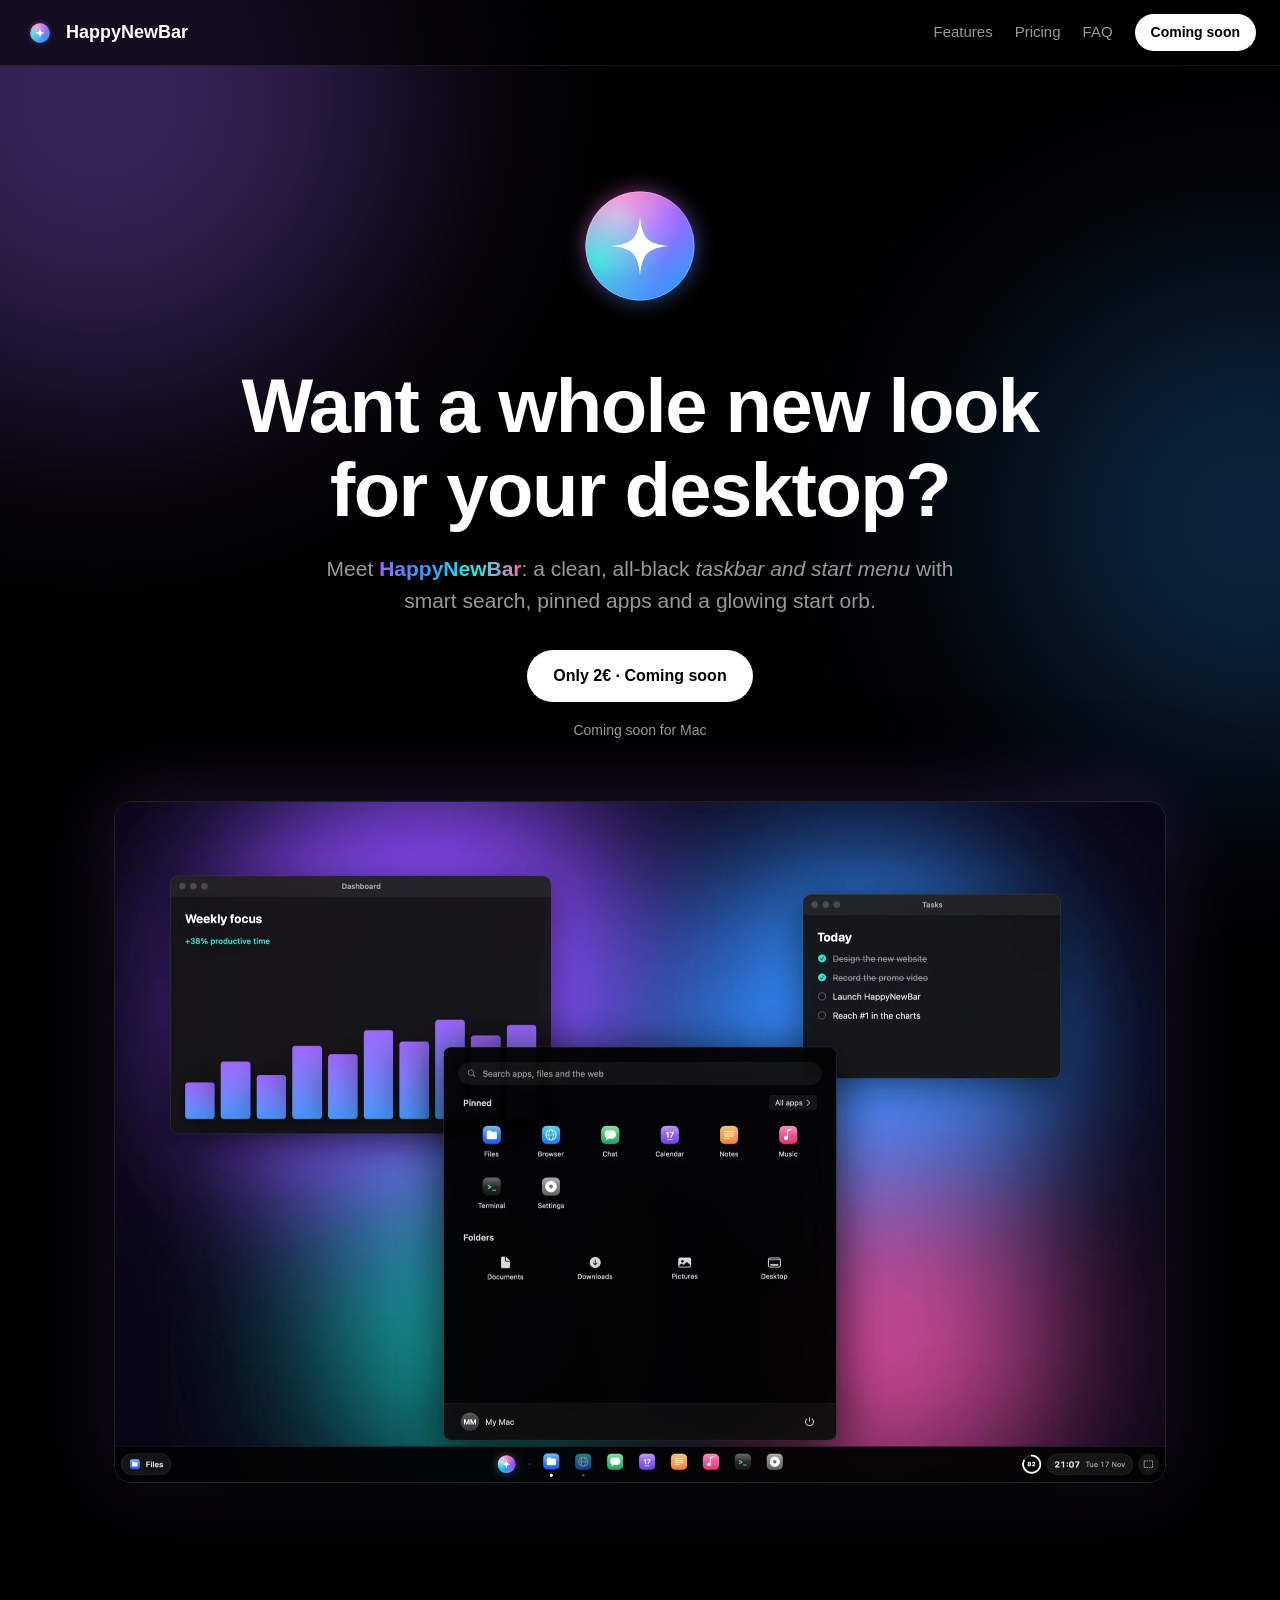
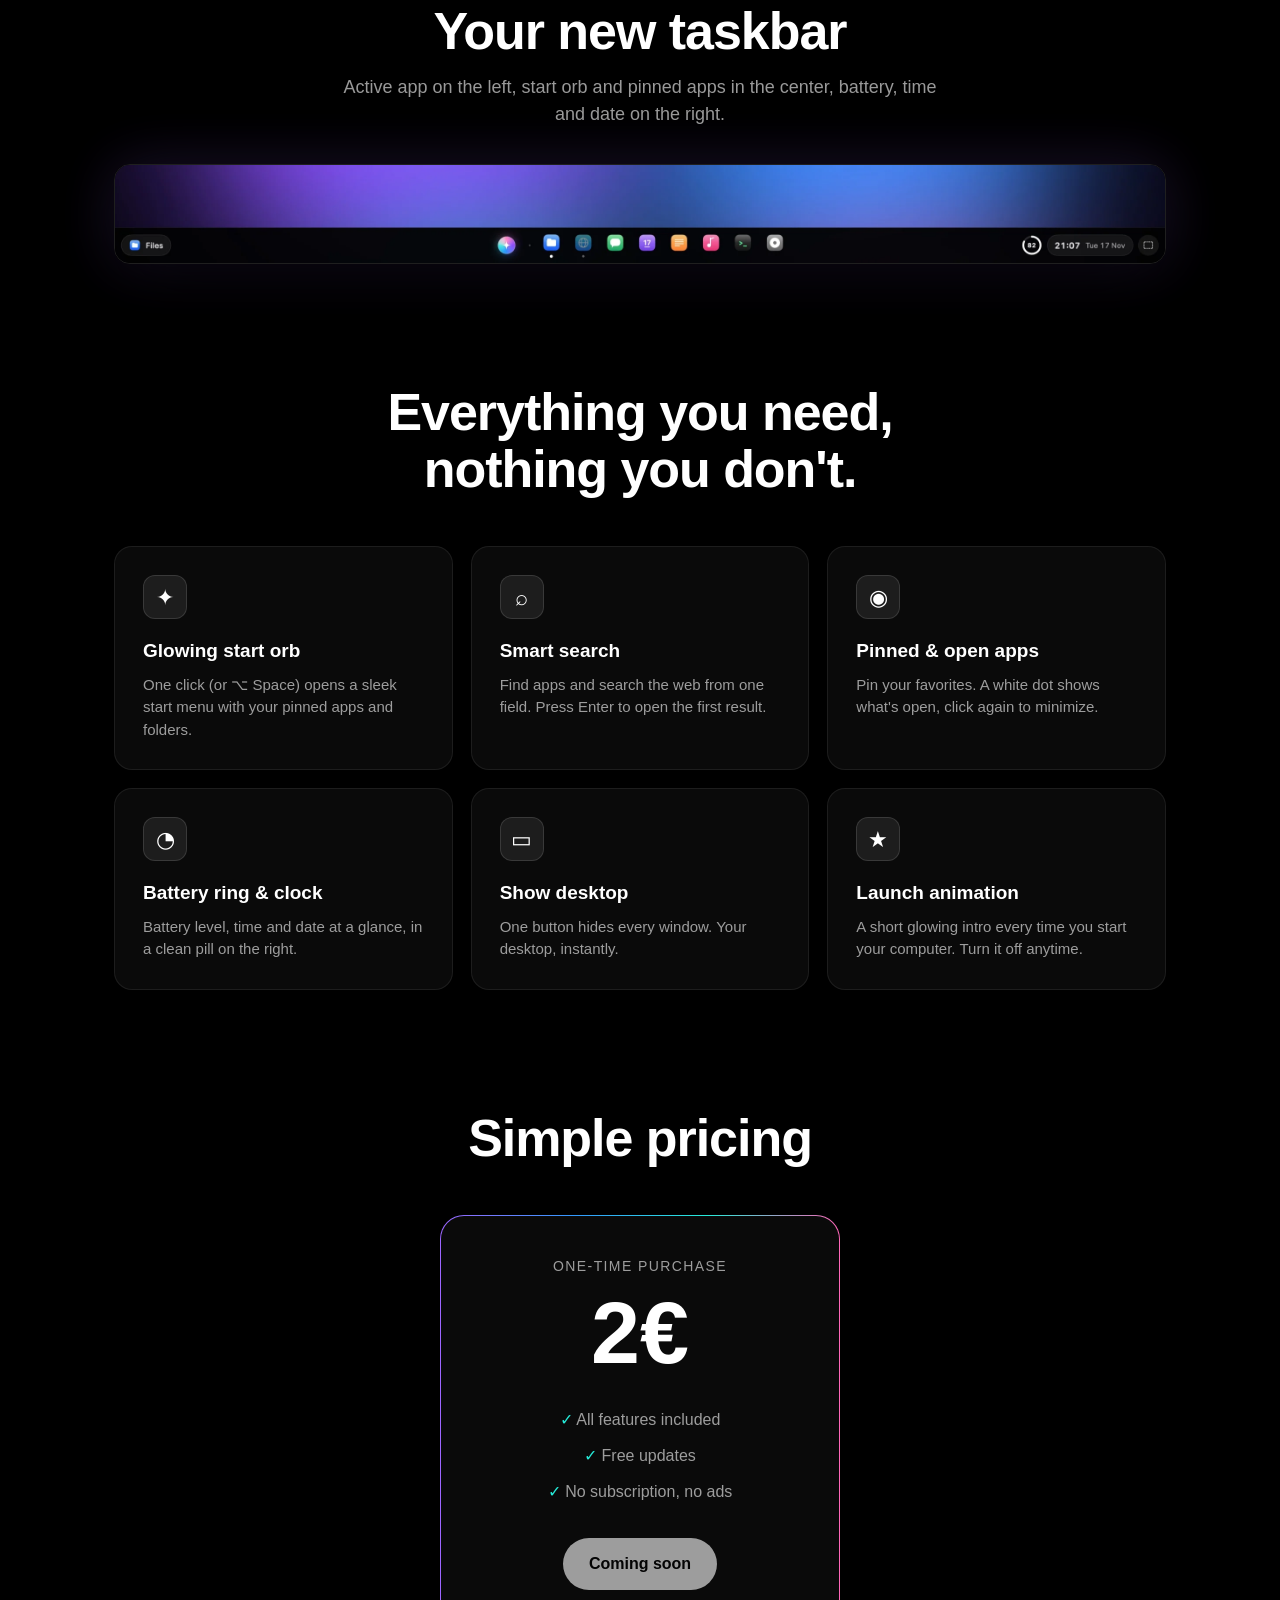
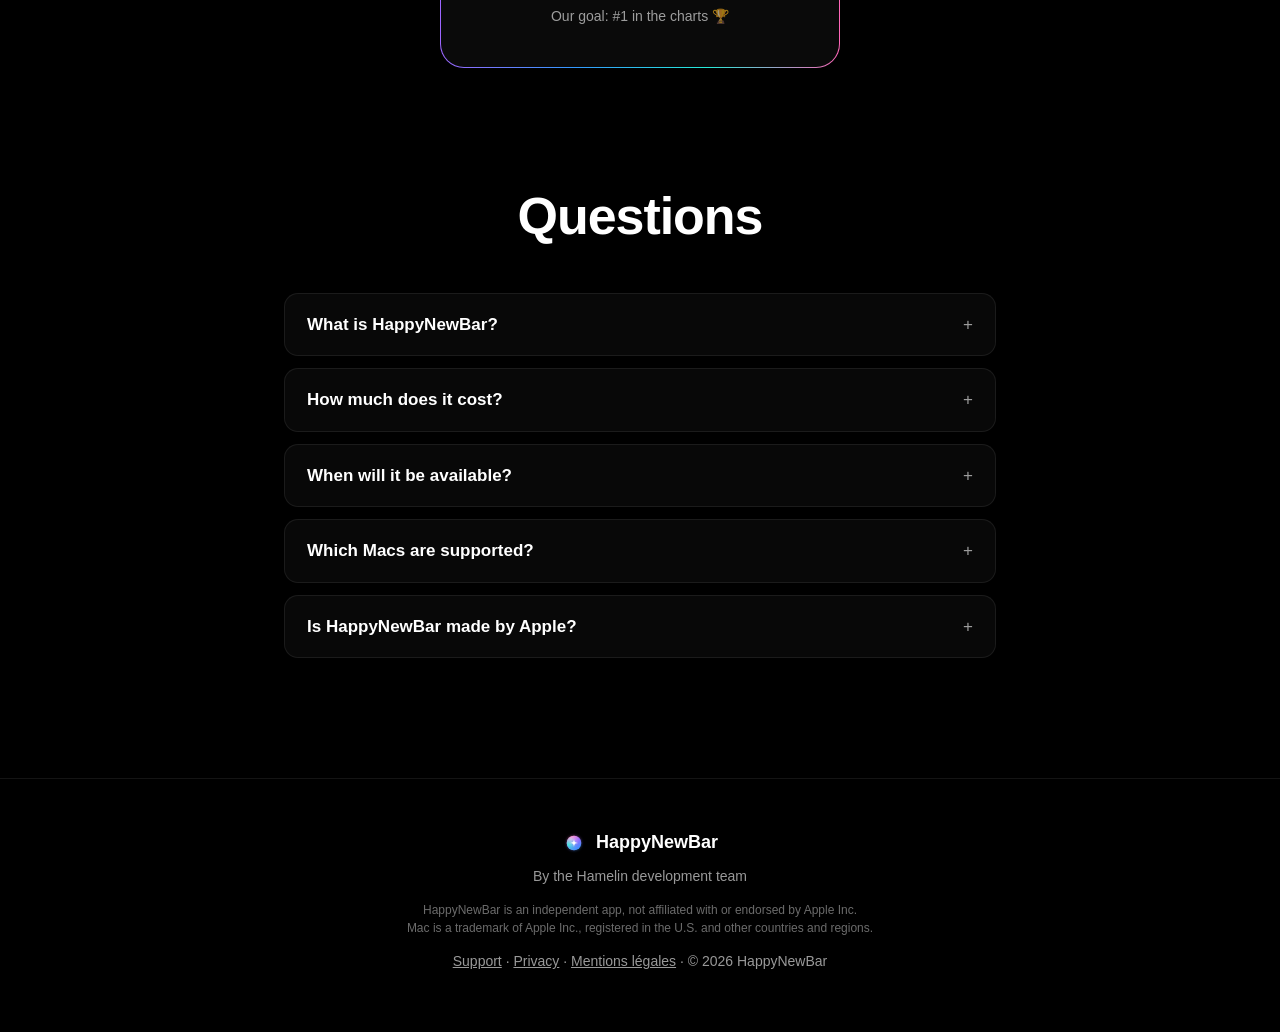
<file: index.html>
<!doctype html>
<html lang="en">
<head>
  <meta charset="utf-8">
  <meta name="viewport" content="width=device-width, initial-scale=1">
  <title>HappyNewBar — Custom Taskbar &amp; Start Menu for Mac · Only 2€</title>
  <meta name="description" content="HappyNewBar gives your desktop a clean, all-black taskbar with a start menu, smart search, pinned apps, battery ring and clock. One-time purchase: 2€. Coming soon for Mac.">
  <link rel="canonical" href="https://happybarme.com/">
  <meta name="robots" content="index, follow, max-image-preview:large">
  <meta name="author" content="Hamelin development team">
  <meta name="theme-color" content="#000000">
  <link rel="icon" type="image/svg+xml" href="assets/logo.svg">
  <link rel="icon" type="image/png" sizes="64x64" href="assets/favicon.png">
  <link rel="apple-touch-icon" href="assets/apple-touch-icon.png">

  <!-- Partage sur les réseaux sociaux -->
  <meta property="og:type" content="website">
  <meta property="og:site_name" content="HappyNewBar">
  <meta property="og:locale" content="en_US">
  <meta property="og:title" content="HappyNewBar — A whole new look for your desktop">
  <meta property="og:description" content="A clean, all-black taskbar with a start menu and smart search. Only 2€. Coming soon for Mac.">
  <meta property="og:image" content="https://happybarme.com/assets/og.jpg">
  <meta property="og:image:width" content="1200">
  <meta property="og:image:height" content="630">
  <meta property="og:image:alt" content="HappyNewBar logo">
  <meta property="og:url" content="https://happybarme.com/">
  <meta name="twitter:card" content="summary_large_image">
  <meta name="twitter:title" content="HappyNewBar — A whole new look for your desktop">
  <meta name="twitter:description" content="A clean, all-black taskbar with a start menu and smart search. Only 2€.">
  <meta name="twitter:image" content="https://happybarme.com/assets/og.jpg">

  <!-- Données structurées pour Google -->
  <script type="application/ld+json">
  {
    "@context": "https://schema.org",
    "@graph": [
      {
        "@type": "SoftwareApplication",
        "name": "HappyNewBar",
        "url": "https://happybarme.com/",
        "image": "https://happybarme.com/assets/screen.jpg",
        "logo": "https://happybarme.com/assets/logo.svg",
        "description": "A clean, all-black taskbar and start menu for Mac, with smart search, pinned apps, a battery ring and a clock.",
        "applicationCategory": "UtilitiesApplication",
        "operatingSystem": "macOS 14 or later",
        "offers": {
          "@type": "Offer",
          "price": "2.00",
          "priceCurrency": "EUR",
          "availability": "https://schema.org/PreOrder"
        },
        "author": { "@type": "Organization", "name": "Hamelin development team" }
      },
      {
        "@type": "WebSite",
        "name": "HappyNewBar",
        "url": "https://happybarme.com/"
      },
      {
        "@type": "FAQPage",
        "mainEntity": [
          { "@type": "Question", "name": "What is HappyNewBar?",
            "acceptedAnswer": { "@type": "Answer", "text": "HappyNewBar is a clean, all-black taskbar for your Mac desktop, with a start menu, smart search, pinned apps, a battery ring and a clock." } },
          { "@type": "Question", "name": "How much does HappyNewBar cost?",
            "acceptedAnswer": { "@type": "Answer", "text": "HappyNewBar costs 2€, as a one-time purchase. No subscription and no ads." } },
          { "@type": "Question", "name": "When will HappyNewBar be available?",
            "acceptedAnswer": { "@type": "Answer", "text": "HappyNewBar is coming soon for Mac. Follow us to be the first to know." } },
          { "@type": "Question", "name": "Which Macs are supported?",
            "acceptedAnswer": { "@type": "Answer", "text": "HappyNewBar runs on Macs with Apple silicon and macOS 14 or later." } },
          { "@type": "Question", "name": "Is HappyNewBar made by Apple?",
            "acceptedAnswer": { "@type": "Answer", "text": "No. HappyNewBar is an independent app made by the Hamelin development team. It is not affiliated with or endorsed by Apple Inc." } }
        ]
      }
    ]
  }
  </script>

  <link rel="preload" as="image" href="assets/logo.svg">
  <link rel="stylesheet" href="style.css">
</head>
<body>
  <div class="glow glow-1" aria-hidden="true"></div>
  <div class="glow glow-2" aria-hidden="true"></div>

  <header class="nav">
    <a class="brand" href="#top" aria-label="HappyNewBar, home">
      <img src="assets/logo.svg" alt="" width="32" height="32">
      <span>HappyNewBar</span>
    </a>
    <nav aria-label="Main">
      <a href="#features">Features</a>
      <a href="#pricing">Pricing</a>
      <a href="#faq">FAQ</a>
      <a class="btn btn-small" href="#pricing">Coming soon</a>
    </nav>
  </header>

  <main id="top">
    <!-- Hero -->
    <section class="hero">
      <img class="orb" src="assets/logo.svg" alt="HappyNewBar logo, a glowing orb with a white star" width="180" height="180">
      <h1>Want a whole new look<br>for your desktop?</h1>
      <p class="lead">Meet <strong>HappyNewBar</strong>: a clean, all-black <em>taskbar and start menu</em> with smart search, pinned apps and a glowing start orb.</p>
      <div class="cta">
        <a class="btn" href="#pricing">Only 2€ · Coming soon</a>
      </div>
      <p class="small">Coming soon for Mac</p>
    </section>

    <!-- Capture principale -->
    <section class="shot reveal">
      <picture>
        <source srcset="assets/screen.webp" type="image/webp">
        <img src="assets/screen.jpg" alt="HappyNewBar on a desktop: the black taskbar at the bottom and the start menu open with pinned apps and folders" width="2000" height="1294" fetchpriority="high">
      </picture>
    </section>

    <!-- Gros plan de la barre -->
    <section class="bar-section reveal">
      <h2>Your new taskbar</h2>
      <p class="section-lead">Active app on the left, start orb and pinned apps in the center, battery, time and date on the right.</p>
      <picture>
        <source srcset="assets/bar.webp" type="image/webp">
        <img class="bar-img" src="assets/bar.jpg" alt="Close-up of the HappyNewBar taskbar: active app, start orb, pinned app icons, battery ring, clock and show-desktop button" width="2400" height="224" loading="lazy">
      </picture>
    </section>

    <!-- Fonctionnalités -->
    <section id="features" class="features">
      <h2 class="reveal">Everything you need,<br>nothing you don't.</h2>
      <div class="grid">
        <article class="card reveal">
          <div class="icon" aria-hidden="true">✦</div>
          <h3>Glowing start orb</h3>
          <p>One click (or ⌥ Space) opens a sleek start menu with your pinned apps and folders.</p>
        </article>
        <article class="card reveal">
          <div class="icon" aria-hidden="true">⌕</div>
          <h3>Smart search</h3>
          <p>Find apps and search the web from one field. Press Enter to open the first result.</p>
        </article>
        <article class="card reveal">
          <div class="icon" aria-hidden="true">◉</div>
          <h3>Pinned &amp; open apps</h3>
          <p>Pin your favorites. A white dot shows what's open, click again to minimize.</p>
        </article>
        <article class="card reveal">
          <div class="icon" aria-hidden="true">◔</div>
          <h3>Battery ring &amp; clock</h3>
          <p>Battery level, time and date at a glance, in a clean pill on the right.</p>
        </article>
        <article class="card reveal">
          <div class="icon" aria-hidden="true">▭</div>
          <h3>Show desktop</h3>
          <p>One button hides every window. Your desktop, instantly.</p>
        </article>
        <article class="card reveal">
          <div class="icon" aria-hidden="true">★</div>
          <h3>Launch animation</h3>
          <p>A short glowing intro every time you start your computer. Turn it off anytime.</p>
        </article>
      </div>
    </section>


    <!-- Prix -->
    <section id="pricing" class="pricing reveal">
      <h2>Simple pricing</h2>
      <div class="price-card">
        <p class="tag">One-time purchase</p>
        <p class="price">2€</p>
        <ul>
          <li>All features included</li>
          <li>Free updates</li>
          <li>No subscription, no ads</li>
        </ul>
        <span class="btn btn-disabled" aria-disabled="true">Coming soon</span>
        <p class="small">Our goal: #1 in the charts 🏆</p>
      </div>
    </section>

    <!-- FAQ -->
    <section id="faq" class="faq reveal">
      <h2>Questions</h2>
      <details>
        <summary>What is HappyNewBar?</summary>
        <p>HappyNewBar is a clean, all-black taskbar for your Mac desktop, with a start menu, smart search, pinned apps, a battery ring and a clock.</p>
      </details>
      <details>
        <summary>How much does it cost?</summary>
        <p>2€, as a one-time purchase. No subscription and no ads.</p>
      </details>
      <details>
        <summary>When will it be available?</summary>
        <p>Very soon. Follow us to be the first to know when it launches.</p>
      </details>
      <details>
        <summary>Which Macs are supported?</summary>
        <p>Macs with Apple silicon running macOS 14 or later.</p>
      </details>
      <details>
        <summary>Is HappyNewBar made by Apple?</summary>
        <p>No. HappyNewBar is an independent app made by the Hamelin development team. It is not affiliated with or endorsed by Apple Inc.</p>
      </details>
    </section>
  </main>

  <footer class="footer">
    <div class="brand">
      <img src="assets/logo.svg" alt="" width="24" height="24">
      <span>HappyNewBar</span>
    </div>
    <p>By the Hamelin development team</p>
    <p class="legal">HappyNewBar is an independent app, not affiliated with or endorsed by Apple Inc.<br>
      Mac is a trademark of Apple Inc., registered in the U.S. and other countries and regions.</p>
    <p><a href="support/">Support</a> · <a href="privacy.html">Privacy</a> · <a href="mentions-legales.html">Mentions légales</a> · © <span id="year">2026</span> HappyNewBar</p>
  </footer>

  <script>
    // Apparition douce au défilement
    const io = new IntersectionObserver((entries) => {
      entries.forEach((e) => { if (e.isIntersecting) { e.target.classList.add('visible'); io.unobserve(e.target); } });
    }, { threshold: 0.12 });
    document.querySelectorAll('.reveal').forEach((el) => io.observe(el));
    document.getElementById('year').textContent = new Date().getFullYear();
  </script>
</body>
</html>
</file>
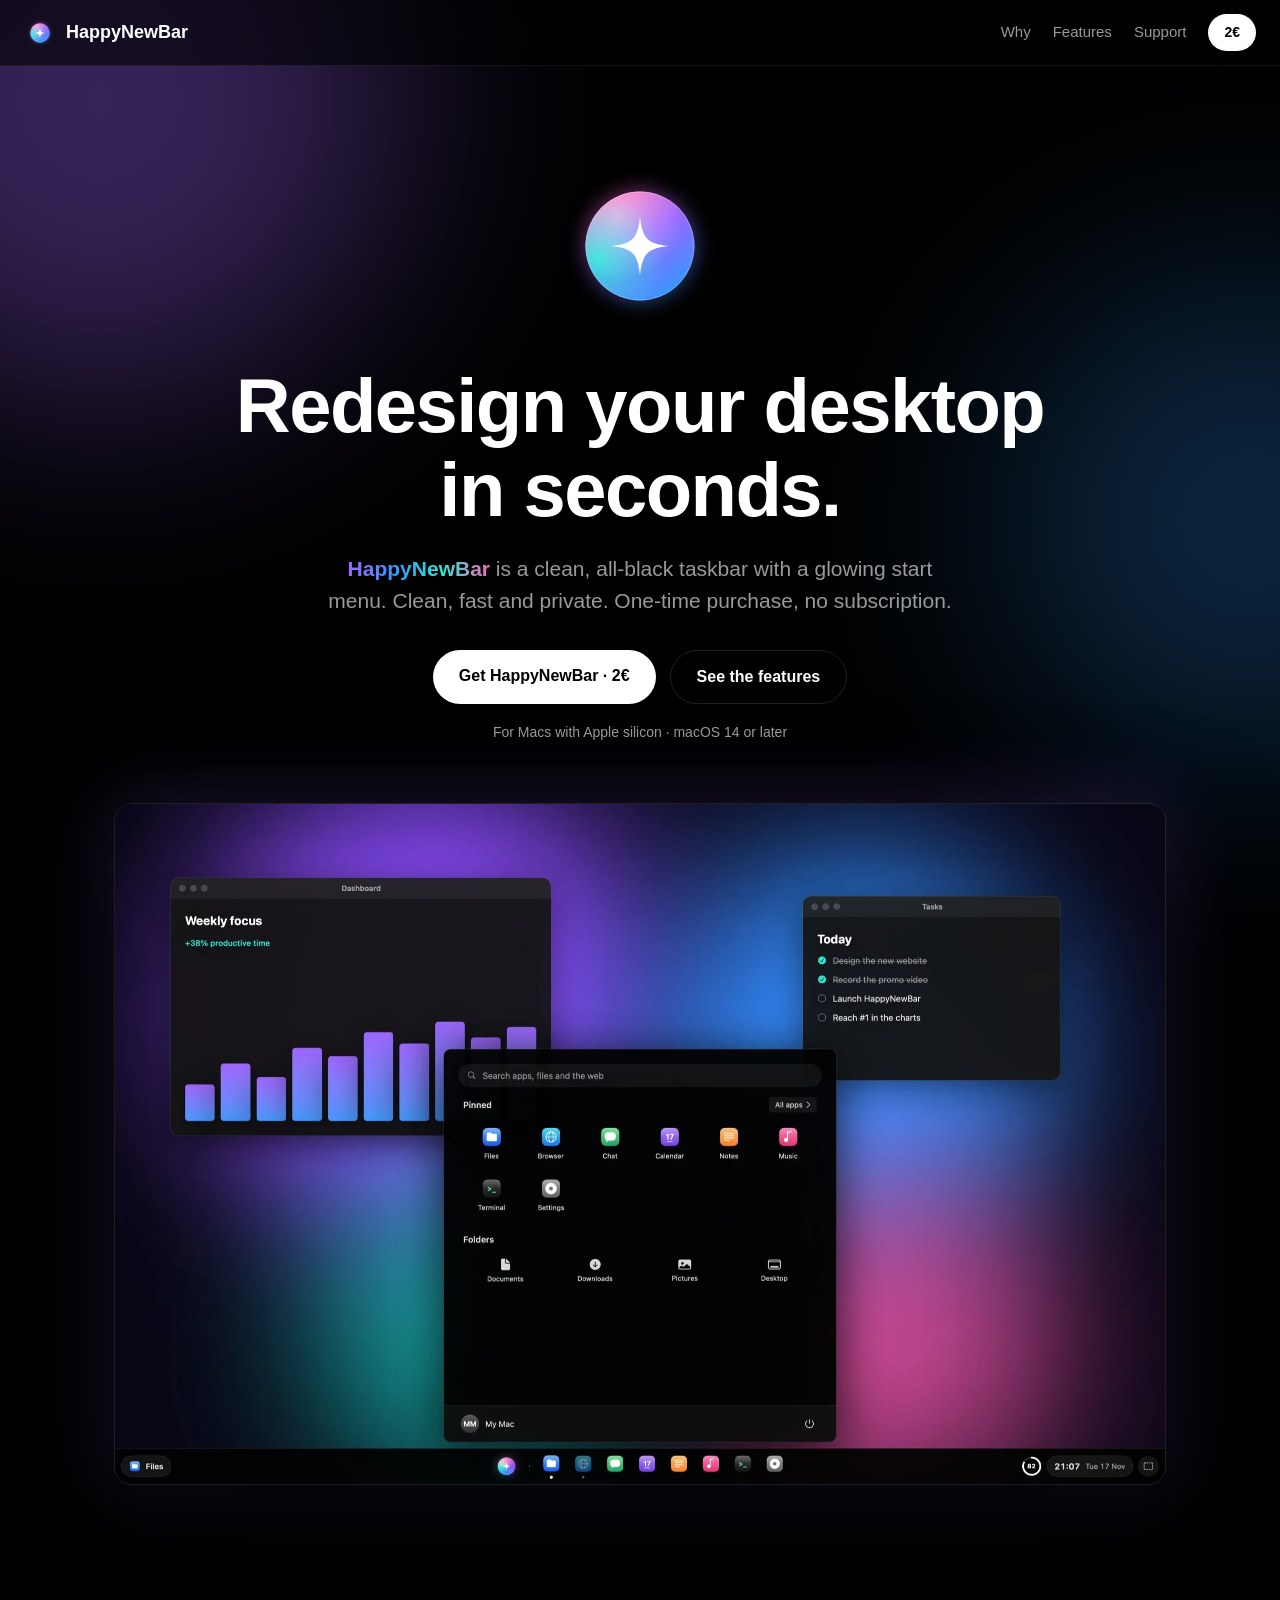
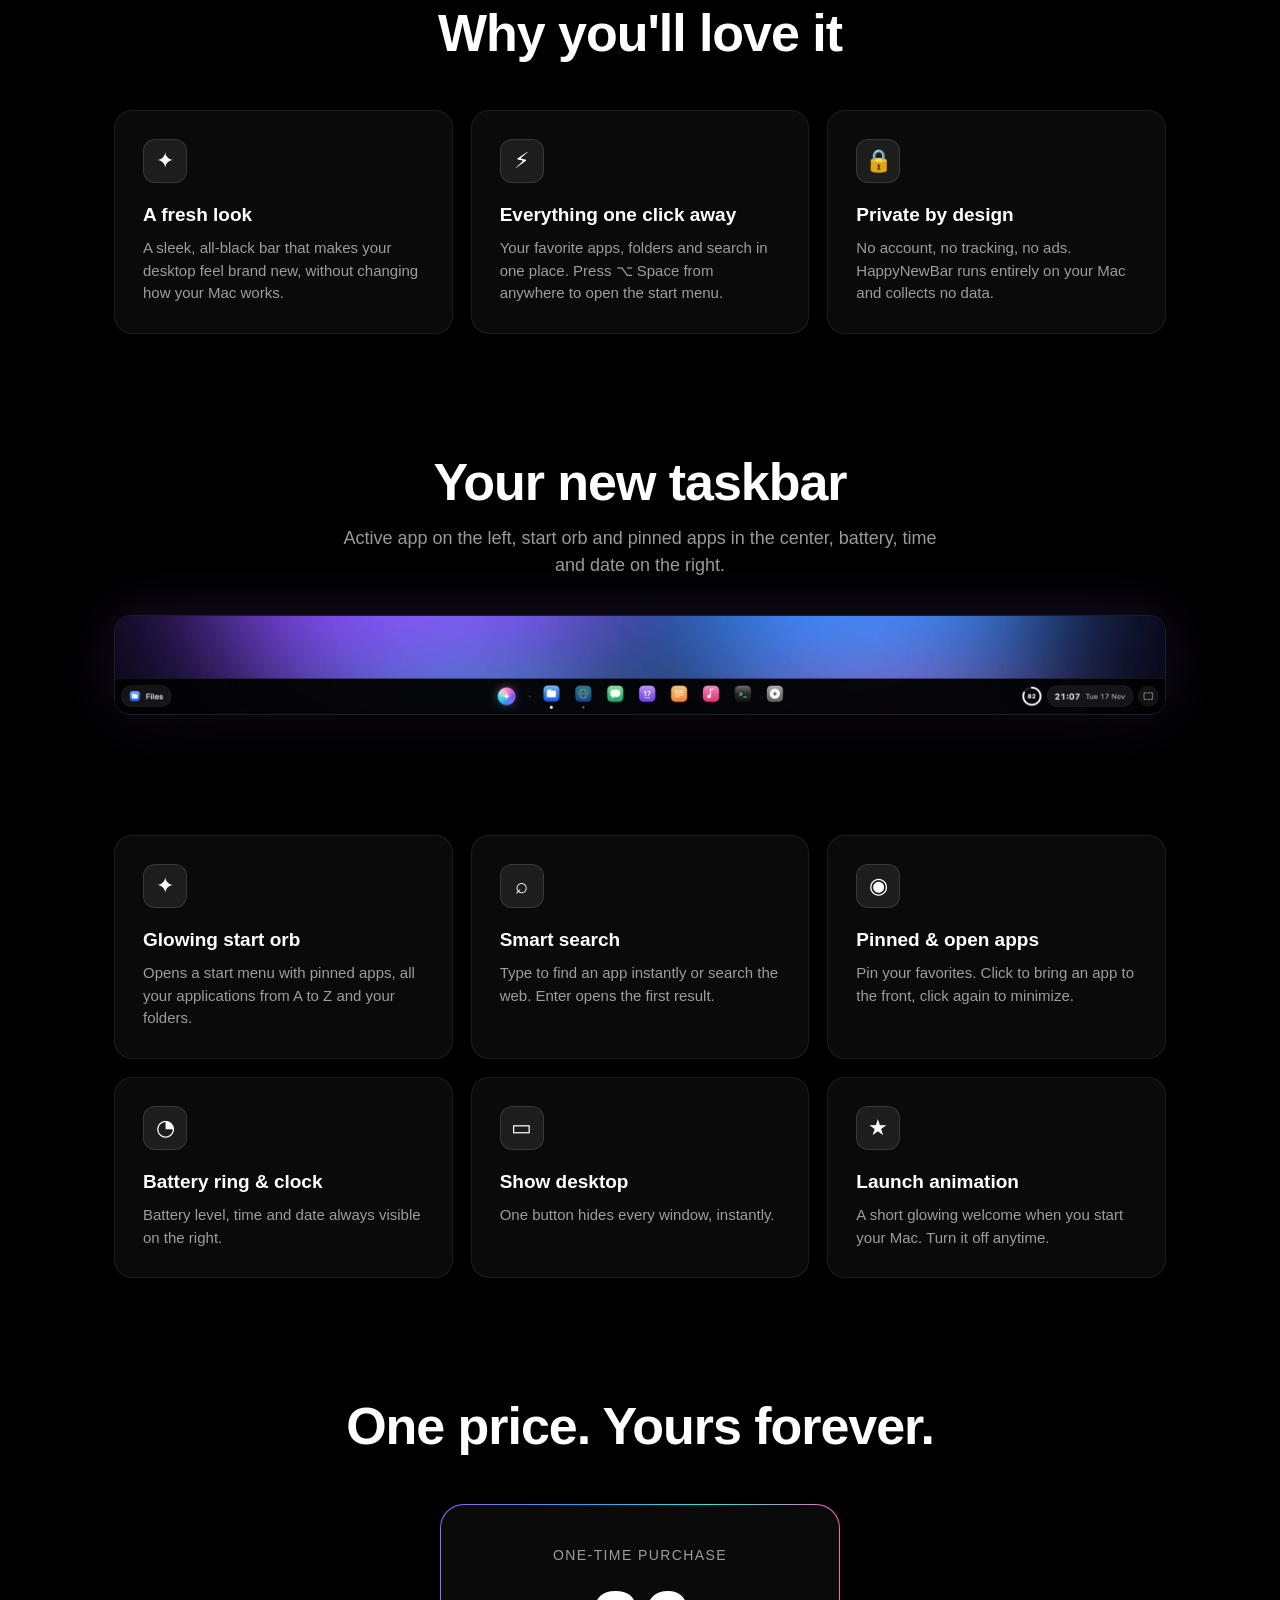
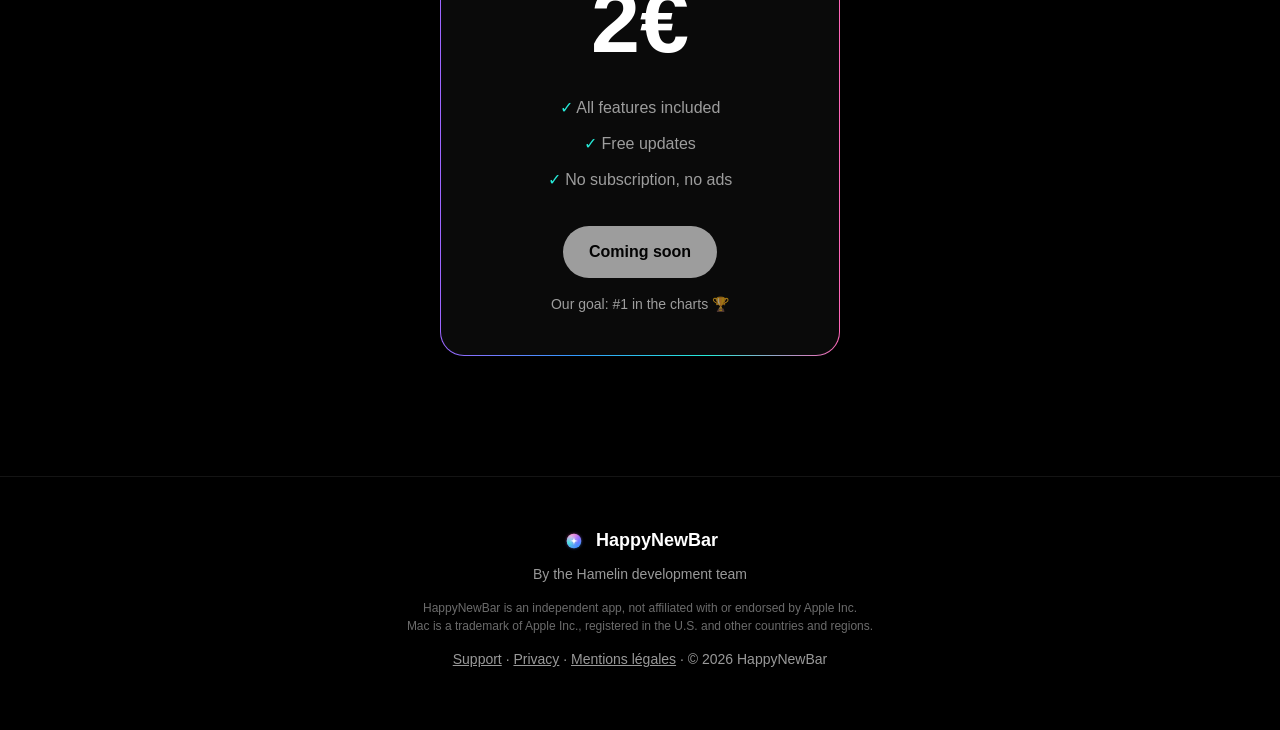
<file: marketing/index.html>
<!doctype html>
<html lang="en">
<head>
  <meta charset="utf-8">
  <meta name="viewport" content="width=device-width, initial-scale=1">
  <title>HappyNewBar — Redesign your desktop · Clean black taskbar for Mac</title>
  <meta name="description" content="HappyNewBar gives your Mac desktop a clean, all-black taskbar with a glowing start menu, smart search, pinned apps, a battery ring and a clock. Private, fast, one-time purchase.">
  <link rel="canonical" href="https://happybarme.com/marketing/">
  <meta name="theme-color" content="#000000">
  <link rel="icon" type="image/svg+xml" href="../assets/logo.svg">
  <link rel="apple-touch-icon" href="../assets/apple-touch-icon.png">
  <meta property="og:type" content="website">
  <meta property="og:site_name" content="HappyNewBar">
  <meta property="og:title" content="HappyNewBar — Redesign your desktop">
  <meta property="og:description" content="A clean, all-black taskbar with a glowing start menu. Clean, fast and private. One-time purchase.">
  <meta property="og:image" content="https://happybarme.com/assets/og.jpg">
  <meta property="og:url" content="https://happybarme.com/marketing/">
  <meta name="twitter:card" content="summary_large_image">
  <link rel="stylesheet" href="../style.css">
</head>
<body>
  <div class="glow glow-1" aria-hidden="true"></div>
  <div class="glow glow-2" aria-hidden="true"></div>

  <header class="nav">
    <a class="brand" href="../" aria-label="HappyNewBar, home">
      <img src="../assets/logo.svg" alt="" width="32" height="32">
      <span>HappyNewBar</span>
    </a>
    <nav aria-label="Main">
      <a href="#why">Why</a>
      <a href="#features">Features</a>
      <a href="../support/">Support</a>
      <a class="btn btn-small" href="#pricing">2€</a>
    </nav>
  </header>

  <main>
    <section class="hero">
      <img class="orb" src="../assets/logo.svg" alt="HappyNewBar logo" width="180" height="180">
      <h1>Redesign your desktop<br>in seconds.</h1>
      <p class="lead"><strong>HappyNewBar</strong> is a clean, all-black taskbar with a glowing start menu. Clean, fast and private. One-time purchase, no subscription.</p>
      <div class="cta">
        <a class="btn" href="#pricing">Get HappyNewBar · 2€</a>
        <a class="btn btn-ghost" href="#features">See the features</a>
      </div>
      <p class="small">For Macs with Apple silicon · macOS 14 or later</p>
    </section>

    <section class="shot">
      <picture>
        <source srcset="../assets/screen.webp" type="image/webp">
        <img src="../assets/screen.jpg" alt="HappyNewBar taskbar and start menu on a desktop" width="2000" height="1294" fetchpriority="high">
      </picture>
    </section>

    <!-- Pourquoi -->
    <section id="why" class="features">
      <h2>Why you'll love it</h2>
      <div class="grid">
        <article class="card">
          <div class="icon" aria-hidden="true">✦</div>
          <h3>A fresh look</h3>
          <p>A sleek, all-black bar that makes your desktop feel brand new, without changing how your Mac works.</p>
        </article>
        <article class="card">
          <div class="icon" aria-hidden="true">⚡︎</div>
          <h3>Everything one click away</h3>
          <p>Your favorite apps, folders and search in one place. Press ⌥ Space from anywhere to open the start menu.</p>
        </article>
        <article class="card">
          <div class="icon" aria-hidden="true">🔒</div>
          <h3>Private by design</h3>
          <p>No account, no tracking, no ads. HappyNewBar runs entirely on your Mac and collects no data.</p>
        </article>
      </div>
    </section>

    <!-- Fonctionnalités -->
    <section id="features" class="bar-section">
      <h2>Your new taskbar</h2>
      <p class="section-lead">Active app on the left, start orb and pinned apps in the center, battery, time and date on the right.</p>
      <picture>
        <source srcset="../assets/bar.webp" type="image/webp">
        <img class="bar-img" src="../assets/bar.jpg" alt="Close-up of the HappyNewBar taskbar" width="2400" height="224" loading="lazy">
      </picture>
    </section>

    <section class="features">
      <div class="grid">
        <article class="card"><div class="icon" aria-hidden="true">✦</div><h3>Glowing start orb</h3><p>Opens a start menu with pinned apps, all your applications from A to Z and your folders.</p></article>
        <article class="card"><div class="icon" aria-hidden="true">⌕</div><h3>Smart search</h3><p>Type to find an app instantly or search the web. Enter opens the first result.</p></article>
        <article class="card"><div class="icon" aria-hidden="true">◉</div><h3>Pinned &amp; open apps</h3><p>Pin your favorites. Click to bring an app to the front, click again to minimize.</p></article>
        <article class="card"><div class="icon" aria-hidden="true">◔</div><h3>Battery ring &amp; clock</h3><p>Battery level, time and date always visible on the right.</p></article>
        <article class="card"><div class="icon" aria-hidden="true">▭</div><h3>Show desktop</h3><p>One button hides every window, instantly.</p></article>
        <article class="card"><div class="icon" aria-hidden="true">★</div><h3>Launch animation</h3><p>A short glowing welcome when you start your Mac. Turn it off anytime.</p></article>
      </div>
    </section>

    <section id="pricing" class="pricing">
      <h2>One price. Yours forever.</h2>
      <div class="price-card">
        <p class="tag">One-time purchase</p>
        <p class="price">2€</p>
        <ul>
          <li>All features included</li>
          <li>Free updates</li>
          <li>No subscription, no ads</li>
        </ul>
        <span class="btn btn-disabled" aria-disabled="true">Coming soon</span>
        <p class="small">Our goal: #1 in the charts 🏆</p>
      </div>
    </section>
  </main>

  <footer class="footer">
    <div class="brand">
      <img src="../assets/logo.svg" alt="" width="24" height="24">
      <span>HappyNewBar</span>
    </div>
    <p>By the Hamelin development team</p>
    <p class="legal">HappyNewBar is an independent app, not affiliated with or endorsed by Apple Inc.<br>
      Mac is a trademark of Apple Inc., registered in the U.S. and other countries and regions.</p>
    <p><a href="../support/">Support</a> · <a href="../privacy.html">Privacy</a> · <a href="../mentions-legales.html">Mentions légales</a> · © <span id="year">2026</span> HappyNewBar</p>
  </footer>
  <script>document.getElementById('year').textContent = new Date().getFullYear();</script>
</body>
</html>
</file>
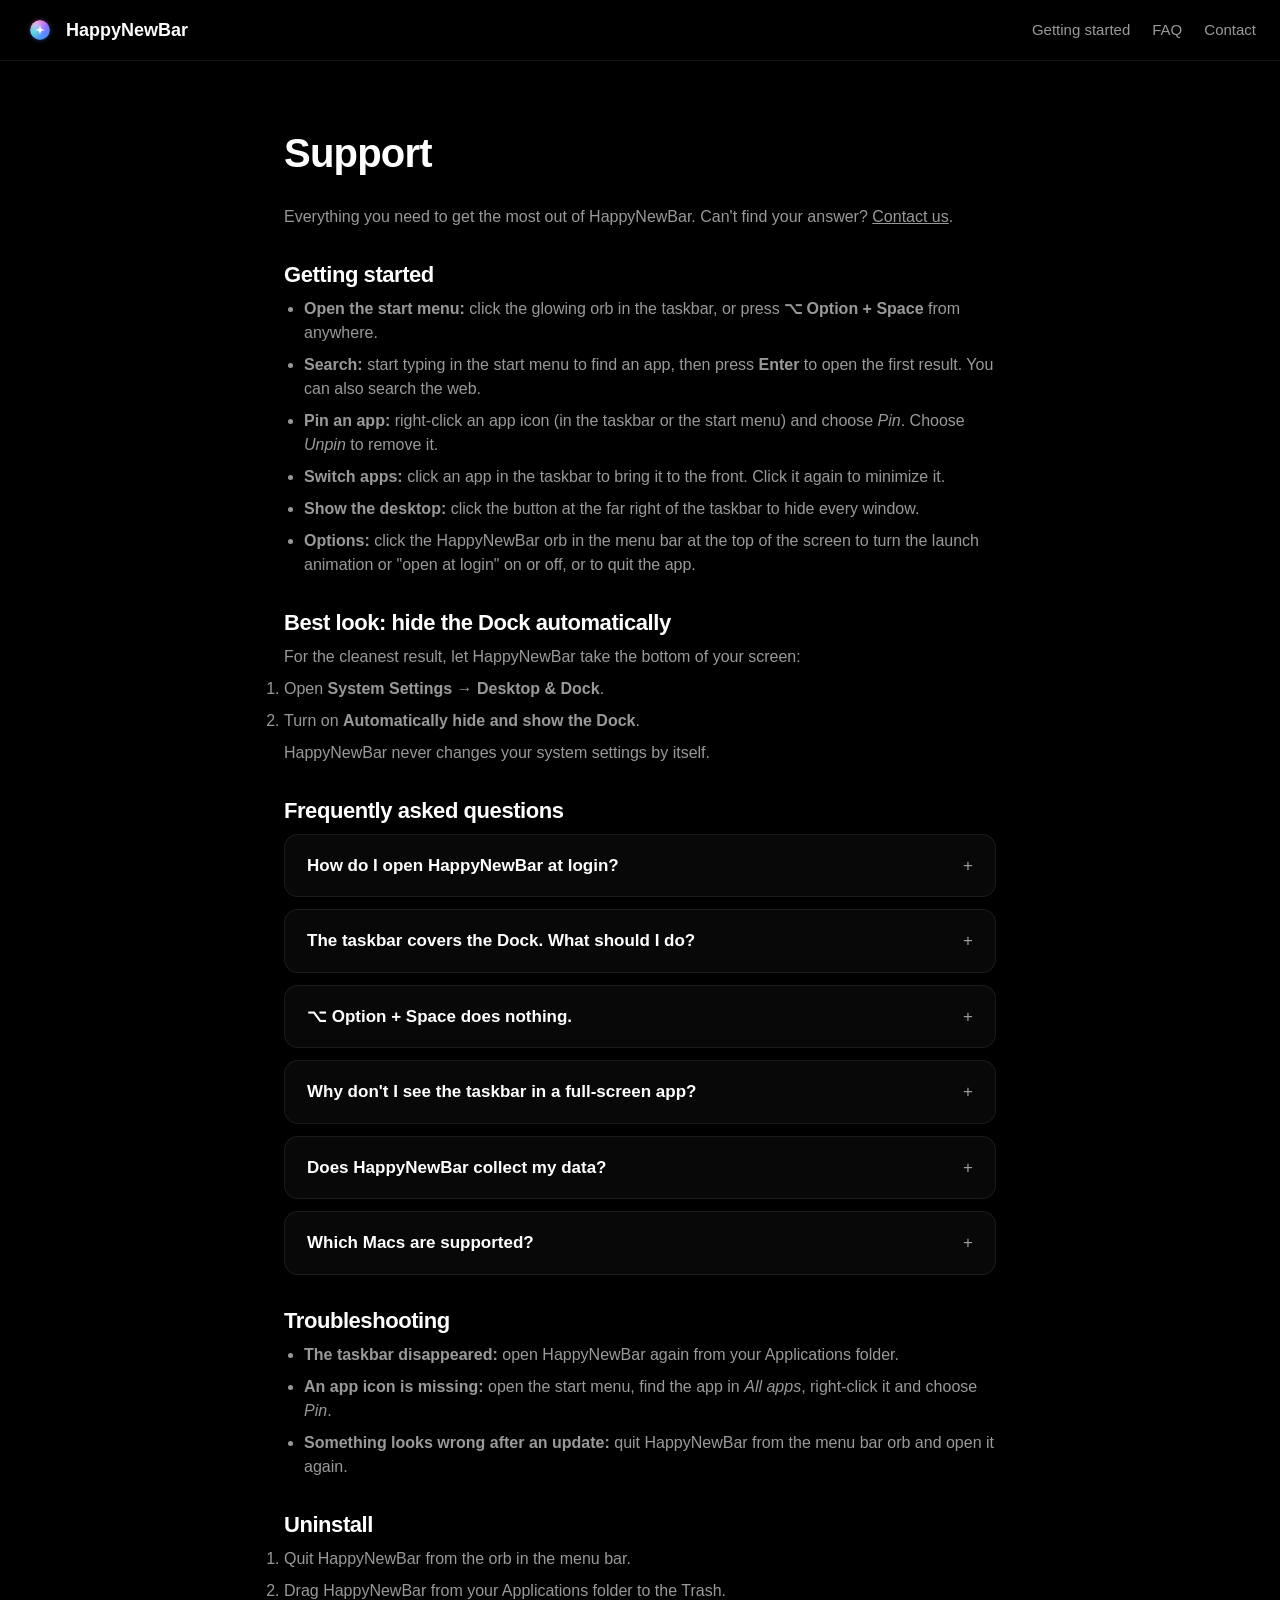
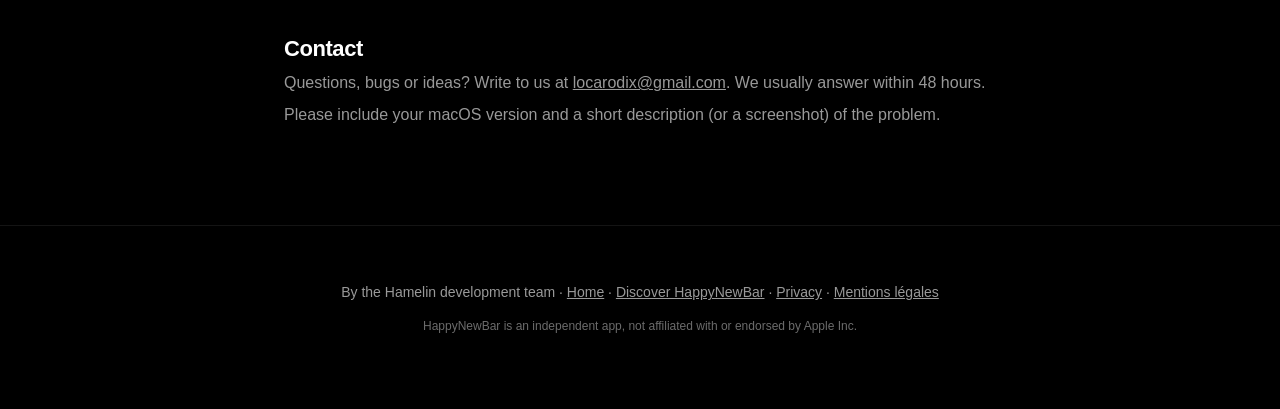
<file: support/index.html>
<!doctype html>
<html lang="en">
<head>
  <meta charset="utf-8">
  <meta name="viewport" content="width=device-width, initial-scale=1">
  <title>Support · HappyNewBar</title>
  <meta name="description" content="HappyNewBar support: how to use the taskbar and start menu, frequently asked questions, troubleshooting and contact.">
  <link rel="canonical" href="https://happybarme.com/support/">
  <meta name="theme-color" content="#000000">
  <link rel="icon" type="image/svg+xml" href="../assets/logo.svg">
  <link rel="apple-touch-icon" href="../assets/apple-touch-icon.png">
  <link rel="stylesheet" href="../style.css">
</head>
<body>
  <header class="nav">
    <a class="brand" href="../" aria-label="HappyNewBar, home">
      <img src="../assets/logo.svg" alt="" width="32" height="32">
      <span>HappyNewBar</span>
    </a>
    <nav aria-label="Main">
      <a href="#start">Getting started</a>
      <a href="#faq">FAQ</a>
      <a href="#contact">Contact</a>
    </nav>
  </header>

  <main>
    <section class="legal-page">
      <h1>Support</h1>
      <p>Everything you need to get the most out of HappyNewBar. Can't find your answer? <a href="#contact">Contact us</a>.</p>

      <h2 id="start">Getting started</h2>
      <ul>
        <li><strong>Open the start menu:</strong> click the glowing orb in the taskbar, or press <strong>⌥ Option + Space</strong> from anywhere.</li>
        <li><strong>Search:</strong> start typing in the start menu to find an app, then press <strong>Enter</strong> to open the first result. You can also search the web.</li>
        <li><strong>Pin an app:</strong> right-click an app icon (in the taskbar or the start menu) and choose <em>Pin</em>. Choose <em>Unpin</em> to remove it.</li>
        <li><strong>Switch apps:</strong> click an app in the taskbar to bring it to the front. Click it again to minimize it.</li>
        <li><strong>Show the desktop:</strong> click the button at the far right of the taskbar to hide every window.</li>
        <li><strong>Options:</strong> click the HappyNewBar orb in the menu bar at the top of the screen to turn the launch animation or "open at login" on or off, or to quit the app.</li>
      </ul>

      <h2>Best look: hide the Dock automatically</h2>
      <p>For the cleanest result, let HappyNewBar take the bottom of your screen:</p>
      <ol>
        <li>Open <strong>System Settings → Desktop &amp; Dock</strong>.</li>
        <li>Turn on <strong>Automatically hide and show the Dock</strong>.</li>
      </ol>
      <p>HappyNewBar never changes your system settings by itself.</p>

      <h2 id="faq">Frequently asked questions</h2>
      <div class="faq" style="margin-bottom:0">
        <details><summary>How do I open HappyNewBar at login?</summary>
          <p>Check "Open HappyNewBar at login" in the welcome window, or turn it on later from the HappyNewBar orb in the menu bar.</p></details>
        <details><summary>The taskbar covers the Dock. What should I do?</summary>
          <p>Turn on "Automatically hide and show the Dock" in System Settings → Desktop &amp; Dock (see above).</p></details>
        <details><summary>⌥ Option + Space does nothing.</summary>
          <p>Another app may already use this shortcut. Quit that app or change its shortcut, then try again. You can always open the start menu by clicking the orb.</p></details>
        <details><summary>Why don't I see the taskbar in a full-screen app?</summary>
          <p>Like the Dock, the taskbar steps aside when an app is in full screen. Exit full screen to see it again.</p></details>
        <details><summary>Does HappyNewBar collect my data?</summary>
          <p>No. HappyNewBar runs entirely on your Mac and collects no data. See our <a href="../privacy.html">Privacy Policy</a>.</p></details>
        <details><summary>Which Macs are supported?</summary>
          <p>Macs with Apple silicon running macOS 14 or later.</p></details>
      </div>

      <h2>Troubleshooting</h2>
      <ul>
        <li><strong>The taskbar disappeared:</strong> open HappyNewBar again from your Applications folder.</li>
        <li><strong>An app icon is missing:</strong> open the start menu, find the app in <em>All apps</em>, right-click it and choose <em>Pin</em>.</li>
        <li><strong>Something looks wrong after an update:</strong> quit HappyNewBar from the menu bar orb and open it again.</li>
      </ul>

      <h2>Uninstall</h2>
      <ol>
        <li>Quit HappyNewBar from the orb in the menu bar.</li>
        <li>Drag HappyNewBar from your Applications folder to the Trash.</li>
      </ol>

      <h2 id="contact">Contact</h2>
      <p>Questions, bugs or ideas? Write to us at <a id="contact-email" href="mailto:locarodix@gmail.com">locarodix@gmail.com</a>. We usually answer within 48 hours.</p>
      <p>Please include your macOS version and a short description (or a screenshot) of the problem.</p>
    </section>
  </main>

  <footer class="footer">
    <p>By the Hamelin development team · <a href="../">Home</a> · <a href="../marketing/">Discover HappyNewBar</a> · <a href="../privacy.html">Privacy</a> · <a href="../mentions-legales.html">Mentions légales</a></p>
    <p class="legal">HappyNewBar is an independent app, not affiliated with or endorsed by Apple Inc.</p>
  </footer>
</body>
</html>
</file>
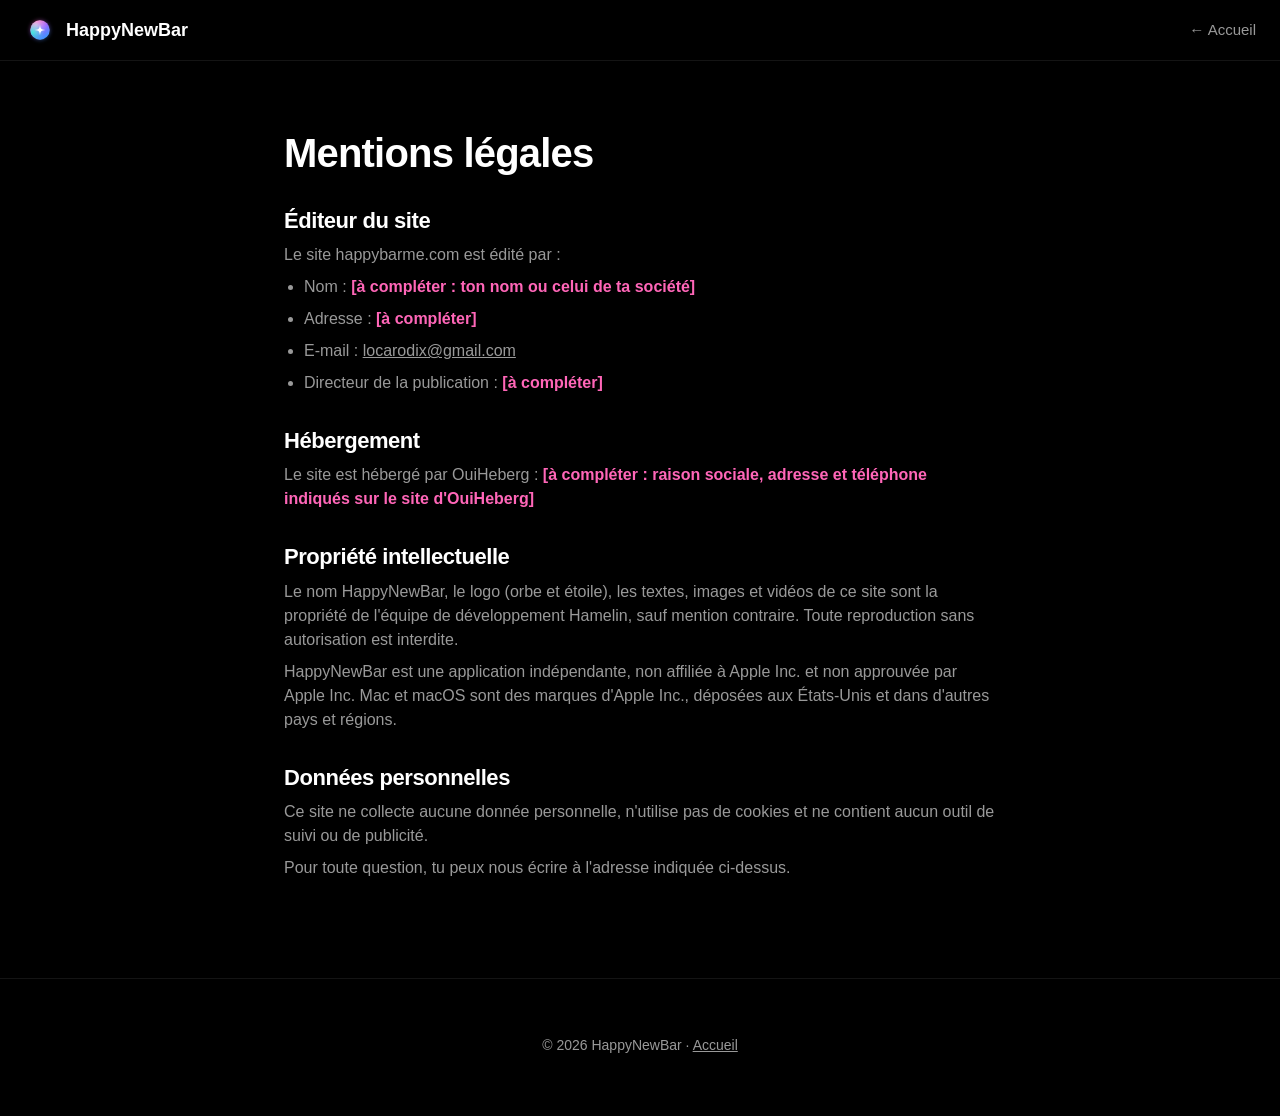
<file: mentions-legales.html>
<!doctype html>
<html lang="fr">
<head>
  <meta charset="utf-8">
  <meta name="viewport" content="width=device-width, initial-scale=1">
  <title>Mentions légales · HappyNewBar</title>
  <meta name="robots" content="noindex">
  <link rel="icon" type="image/png" href="assets/favicon.png">
  <link rel="stylesheet" href="style.css">
</head>
<body>
  <header class="nav">
    <a class="brand" href="index.html" aria-label="HappyNewBar, retour à l'accueil">
      <img src="assets/logo.svg" alt="" width="32" height="32">
      <span>HappyNewBar</span>
    </a>
    <nav><a href="index.html">← Accueil</a></nav>
  </header>

  <main>
    <section class="legal-page">
      <h1>Mentions légales</h1>

      <h2>Éditeur du site</h2>
      <p>Le site happybarme.com est édité par :</p>
      <ul>
        <li>Nom : <span class="todo">[à compléter : ton nom ou celui de ta société]</span></li>
        <li>Adresse : <span class="todo">[à compléter]</span></li>
        <li>E-mail : <a href="mailto:locarodix@gmail.com">locarodix@gmail.com</a></li>
        <li>Directeur de la publication : <span class="todo">[à compléter]</span></li>
      </ul>

      <h2>Hébergement</h2>
      <p>Le site est hébergé par OuiHeberg : <span class="todo">[à compléter : raison sociale, adresse et téléphone indiqués sur le site d'OuiHeberg]</span></p>

      <h2>Propriété intellectuelle</h2>
      <p>Le nom HappyNewBar, le logo (orbe et étoile), les textes, images et vidéos de ce site sont la propriété de l'équipe de développement Hamelin, sauf mention contraire. Toute reproduction sans autorisation est interdite.</p>
      <p>HappyNewBar est une application indépendante, non affiliée à Apple Inc. et non approuvée par Apple Inc. Mac et macOS sont des marques d'Apple Inc., déposées aux États-Unis et dans d'autres pays et régions.</p>

      <h2>Données personnelles</h2>
      <p>Ce site ne collecte aucune donnée personnelle, n'utilise pas de cookies et ne contient aucun outil de suivi ou de publicité.</p>
      <p>Pour toute question, tu peux nous écrire à l'adresse indiquée ci-dessus.</p>
    </section>
  </main>

  <footer class="footer">
    <p>© <span id="year">2026</span> HappyNewBar · <a href="index.html">Accueil</a></p>
  </footer>
  <script>document.getElementById('year').textContent = new Date().getFullYear();</script>
</body>
</html>
</file>
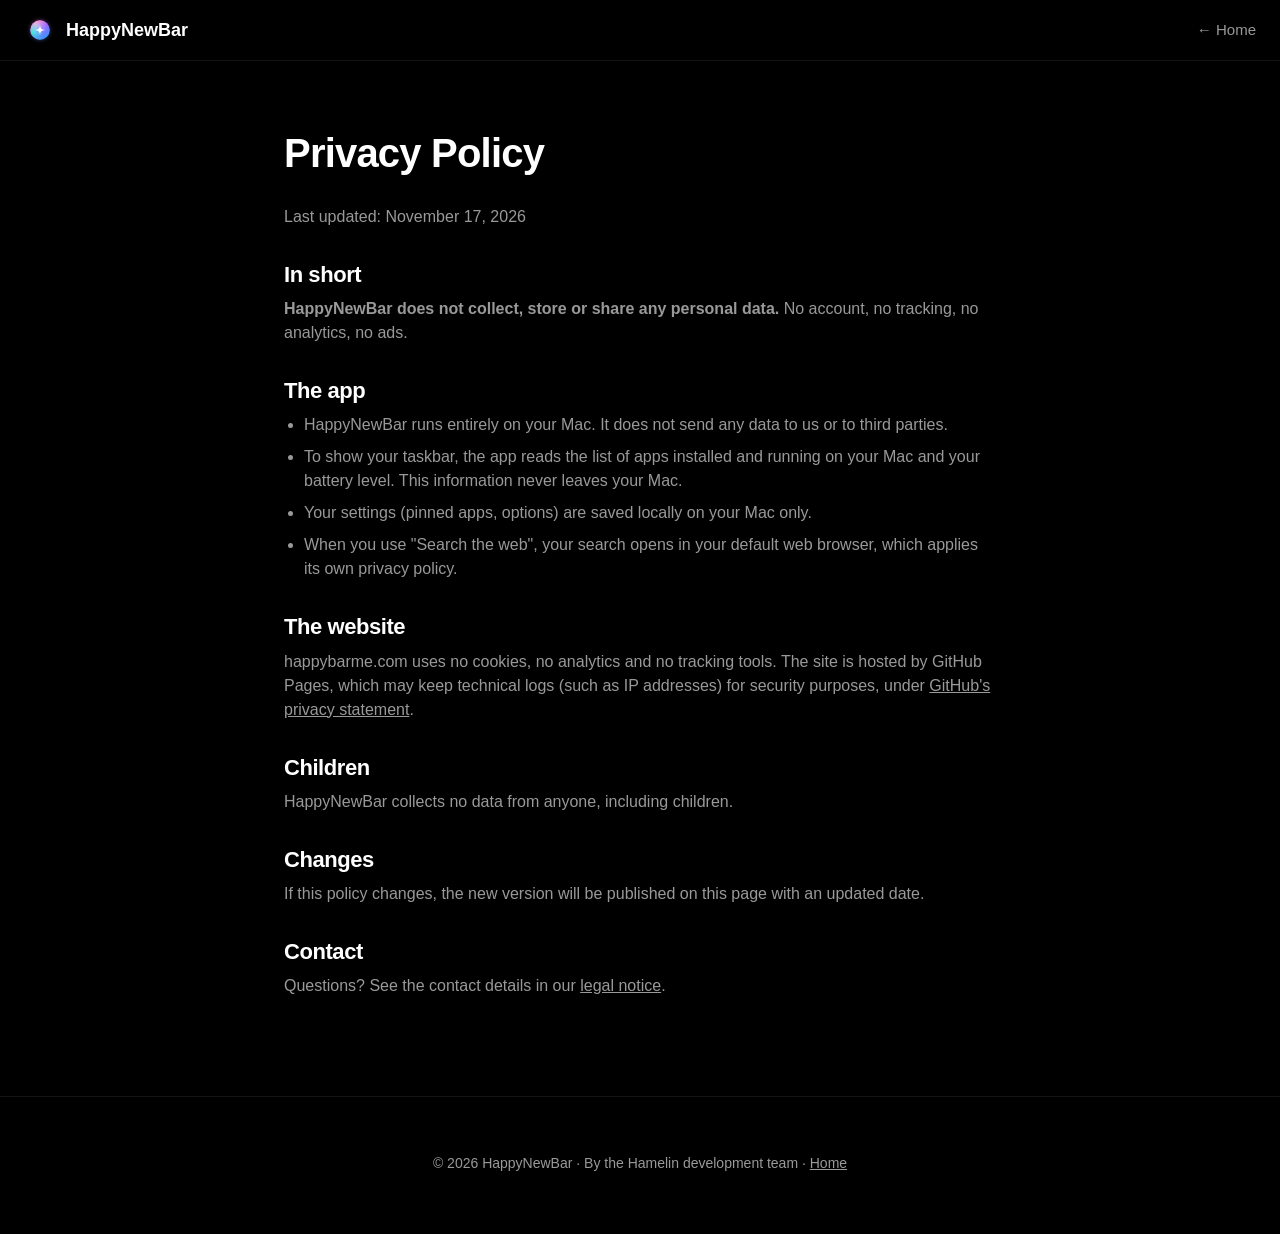
<file: privacy.html>
<!doctype html>
<html lang="en">
<head>
  <meta charset="utf-8">
  <meta name="viewport" content="width=device-width, initial-scale=1">
  <title>Privacy Policy · HappyNewBar</title>
  <meta name="description" content="HappyNewBar privacy policy: the app and the website collect no personal data.">
  <link rel="canonical" href="https://happybarme.com/privacy.html">
  <link rel="icon" type="image/svg+xml" href="assets/logo.svg">
  <link rel="stylesheet" href="style.css">
</head>
<body>
  <header class="nav">
    <a class="brand" href="index.html" aria-label="HappyNewBar, home">
      <img src="assets/logo.svg" alt="" width="32" height="32">
      <span>HappyNewBar</span>
    </a>
    <nav><a href="index.html">← Home</a></nav>
  </header>

  <main>
    <section class="legal-page">
      <h1>Privacy Policy</h1>
      <p>Last updated: November 17, 2026</p>

      <h2>In short</h2>
      <p><strong>HappyNewBar does not collect, store or share any personal data.</strong> No account, no tracking, no analytics, no ads.</p>

      <h2>The app</h2>
      <ul>
        <li>HappyNewBar runs entirely on your Mac. It does not send any data to us or to third parties.</li>
        <li>To show your taskbar, the app reads the list of apps installed and running on your Mac and your battery level. This information never leaves your Mac.</li>
        <li>Your settings (pinned apps, options) are saved locally on your Mac only.</li>
        <li>When you use "Search the web", your search opens in your default web browser, which applies its own privacy policy.</li>
      </ul>

      <h2>The website</h2>
      <p>happybarme.com uses no cookies, no analytics and no tracking tools. The site is hosted by GitHub Pages, which may keep technical logs (such as IP addresses) for security purposes, under <a href="https://docs.github.com/en/site-policy/privacy-policies/github-general-privacy-statement">GitHub's privacy statement</a>.</p>

      <h2>Children</h2>
      <p>HappyNewBar collects no data from anyone, including children.</p>

      <h2>Changes</h2>
      <p>If this policy changes, the new version will be published on this page with an updated date.</p>

      <h2>Contact</h2>
      <p>Questions? See the contact details in our <a href="mentions-legales.html">legal notice</a>.</p>
    </section>
  </main>

  <footer class="footer">
    <p>© <span id="year">2026</span> HappyNewBar · By the Hamelin development team · <a href="index.html">Home</a></p>
  </footer>
  <script>document.getElementById('year').textContent = new Date().getFullYear();</script>
</body>
</html>
</file>
<file: style.css>
:root {
  --bg: #000;
  --text: #fff;
  --muted: rgba(255, 255, 255, 0.6);
  --faint: rgba(255, 255, 255, 0.08);
  --line: rgba(255, 255, 255, 0.12);
  --pink: #ff66b8;
  --purple: #9d66ff;
  --blue: #3399ff;
  --cyan: #26ebd9;
  --grad: linear-gradient(90deg, var(--purple), var(--blue), var(--cyan), var(--pink));
}

* { box-sizing: border-box; margin: 0; padding: 0; }
html { scroll-behavior: smooth; }
body {
  background: var(--bg);
  color: var(--text);
  font-family: -apple-system, BlinkMacSystemFont, "SF Pro Rounded", "Segoe UI", Roboto, Helvetica, Arial, sans-serif;
  line-height: 1.5;
  overflow-x: hidden;
  -webkit-font-smoothing: antialiased;
}
img, video { max-width: 100%; height: auto; display: block; }
a { color: inherit; text-decoration: none; }

/* Halos de fond */
.glow { position: fixed; border-radius: 50%; filter: blur(120px); opacity: 0.35; z-index: -1; pointer-events: none; }
.glow-1 { width: 600px; height: 600px; background: var(--purple); top: -200px; left: -200px; }
.glow-2 { width: 500px; height: 500px; background: var(--blue); top: 30%; right: -220px; opacity: 0.25; }

/* Navigation */
.nav {
  position: sticky; top: 0; z-index: 10;
  display: flex; align-items: center; justify-content: space-between;
  padding: 14px 24px;
  background: rgba(0, 0, 0, 0.6);
  backdrop-filter: blur(16px); -webkit-backdrop-filter: blur(16px);
  border-bottom: 1px solid var(--faint);
}
.brand { display: flex; align-items: center; gap: 10px; font-weight: 800; font-size: 18px; }
.nav nav { display: flex; align-items: center; gap: 22px; font-size: 15px; color: var(--muted); }
.nav nav a:hover { color: var(--text); }

/* Boutons */
.btn {
  display: inline-block; padding: 14px 26px; border-radius: 999px;
  background: var(--text); color: #000; font-weight: 700; font-size: 16px;
  transition: transform 0.15s ease, box-shadow 0.15s ease;
}
.btn:hover { transform: translateY(-2px); box-shadow: 0 8px 30px rgba(157, 102, 255, 0.45); }
.btn-ghost { background: transparent; color: var(--text); border: 1px solid var(--line); }
.btn-small { padding: 8px 16px; font-size: 14px; color: #000 !important; }
.btn-disabled { opacity: 0.6; cursor: default; }
.btn-disabled:hover { transform: none; box-shadow: none; }

section { max-width: 1100px; margin: 0 auto; padding: 0 24px; }
h1, h2 { font-weight: 800; letter-spacing: -0.02em; line-height: 1.1; }
h2 { font-size: clamp(32px, 5vw, 52px); text-align: center; margin-bottom: 48px; }
.small { color: var(--muted); font-size: 14px; }

/* Hero */
.hero { text-align: center; padding-top: 90px; padding-bottom: 60px; }
.orb { width: 180px; height: 180px; margin: 0 auto 28px; animation: float 5s ease-in-out infinite; }
.hero h1 { font-size: clamp(40px, 7vw, 76px); margin-bottom: 22px; }
.lead { font-size: clamp(17px, 2.2vw, 21px); color: var(--muted); max-width: 640px; margin: 0 auto 34px; }
.lead strong { color: var(--text); background: var(--grad); -webkit-background-clip: text; background-clip: text; -webkit-text-fill-color: transparent; }
.cta { display: flex; gap: 14px; justify-content: center; flex-wrap: wrap; margin-bottom: 18px; }

@keyframes float { 0%, 100% { transform: translateY(0); } 50% { transform: translateY(-12px); } }

/* Capture */
.shot { margin-bottom: 120px; }
.shot img {
  border-radius: 18px; border: 1px solid var(--line);
  box-shadow: 0 40px 120px rgba(0, 0, 0, 0.8), 0 0 80px rgba(157, 102, 255, 0.25);
}

/* Fonctionnalités */
.features { margin-bottom: 120px; }
.grid { display: grid; grid-template-columns: repeat(3, 1fr); gap: 18px; }
.card {
  padding: 28px; border-radius: 18px;
  background: rgba(255, 255, 255, 0.04); border: 1px solid var(--faint);
  transition: border-color 0.2s ease, transform 0.2s ease;
}
.card:hover { border-color: rgba(157, 102, 255, 0.5); transform: translateY(-4px); }
.card .icon {
  width: 44px; height: 44px; border-radius: 12px; margin-bottom: 18px;
  display: grid; place-items: center; font-size: 22px;
  background: var(--faint); border: 1px solid var(--line);
}
.card h3 { font-size: 19px; margin-bottom: 8px; }
.card p { color: var(--muted); font-size: 15px; }

/* Vidéo */
.video { display: flex; align-items: center; justify-content: center; gap: 70px; margin-bottom: 120px; }
.video h2 { text-align: left; margin-bottom: 14px; }
.video p { color: var(--muted); font-size: 18px; }
.video video {
  width: 320px; aspect-ratio: 9 / 16; height: auto; border-radius: 24px;
  border: 1px solid var(--line); background: #111;
  box-shadow: 0 30px 90px rgba(0, 0, 0, 0.8), 0 0 60px rgba(51, 153, 255, 0.2);
}

/* Prix */
.pricing { margin-bottom: 120px; }
.price-card {
  max-width: 400px; margin: 0 auto; padding: 40px 34px; text-align: center;
  border-radius: 24px; background: rgba(255, 255, 255, 0.04);
  border: 1px solid transparent;
  background-image: linear-gradient(#0a0a0a, #0a0a0a), var(--grad);
  background-origin: border-box; background-clip: padding-box, border-box;
}
.tag { color: var(--muted); font-size: 14px; text-transform: uppercase; letter-spacing: 0.1em; }
.price { font-size: 88px; font-weight: 900; line-height: 1.1; margin: 8px 0 20px; }
.price-card ul { list-style: none; margin-bottom: 28px; color: var(--muted); }
.price-card li { padding: 6px 0; }
.price-card li::before { content: "✓  "; color: var(--cyan); }
.price-card .small { margin-top: 16px; }

/* Pied de page */
.footer { text-align: center; padding: 50px 24px 60px; border-top: 1px solid var(--faint); color: var(--muted); font-size: 14px; }
.footer .brand { justify-content: center; color: var(--text); margin-bottom: 10px; }
.footer p { margin-top: 6px; }
.footer .legal { font-size: 12px; opacity: 0.7; margin: 14px auto; max-width: 560px; }
.footer a { text-decoration: underline; }

/* Apparition au défilement */
.reveal { opacity: 0; transform: translateY(30px); transition: opacity 0.7s ease, transform 0.7s ease; }
.reveal.visible { opacity: 1; transform: none; }
@media (prefers-reduced-motion: reduce) {
  .reveal { opacity: 1; transform: none; transition: none; }
  .orb { animation: none; }
}

/* Mobile */
@media (max-width: 860px) {
  .grid { grid-template-columns: 1fr 1fr; }
  .video { flex-direction: column; gap: 30px; text-align: center; }
  .video h2 { text-align: center; }
}
@media (max-width: 560px) {
  .nav { padding: 12px 16px; }
  .nav nav a:not(.btn) { display: none; }
  section { padding: 0 16px; }
  .grid { grid-template-columns: 1fr; }
  .hero { padding-top: 60px; }
  .orb { width: 130px; height: 130px; }
  .shot, .features, .video, .pricing { margin-bottom: 80px; }
  .video video { width: 260px; }
}

/* Page mentions légales */
.legal-page { max-width: 760px; padding: 70px 24px 90px; }
.legal-page h1 { font-size: 40px; margin-bottom: 30px; }
.legal-page h2 { font-size: 22px; text-align: left; margin: 34px 0 10px; }
.legal-page p, .legal-page li { color: var(--muted); margin-bottom: 8px; }
.legal-page ul { padding-left: 20px; }
.legal-page .todo { color: var(--pink); font-weight: 600; }
.legal-page a { text-decoration: underline; }

/* Gros plan de la barre */
.bar-section { margin-bottom: 120px; text-align: center; }
.bar-section h2 { margin-bottom: 14px; }
.section-lead { color: var(--muted); font-size: 18px; max-width: 620px; margin: 0 auto 36px; }
.bar-img {
  width: 100%; border-radius: 16px; border: 1px solid var(--line);
  box-shadow: 0 30px 90px rgba(0, 0, 0, 0.7), 0 0 60px rgba(157, 102, 255, 0.2);
}

/* FAQ */
.faq { max-width: 760px; margin-bottom: 120px; }
.faq details {
  border: 1px solid var(--faint); border-radius: 14px; margin-bottom: 12px;
  background: rgba(255, 255, 255, 0.03); padding: 0 22px;
}
.faq summary { cursor: pointer; padding: 18px 0; font-weight: 700; font-size: 17px; list-style: none; }
.faq summary::-webkit-details-marker { display: none; }
.faq summary::after { content: "+"; float: right; color: var(--muted); font-weight: 400; }
.faq details[open] summary::after { content: "–"; }
.faq details p { color: var(--muted); padding-bottom: 18px; }
@media (max-width: 560px) { .bar-section, .faq { margin-bottom: 80px; } }
</file>
